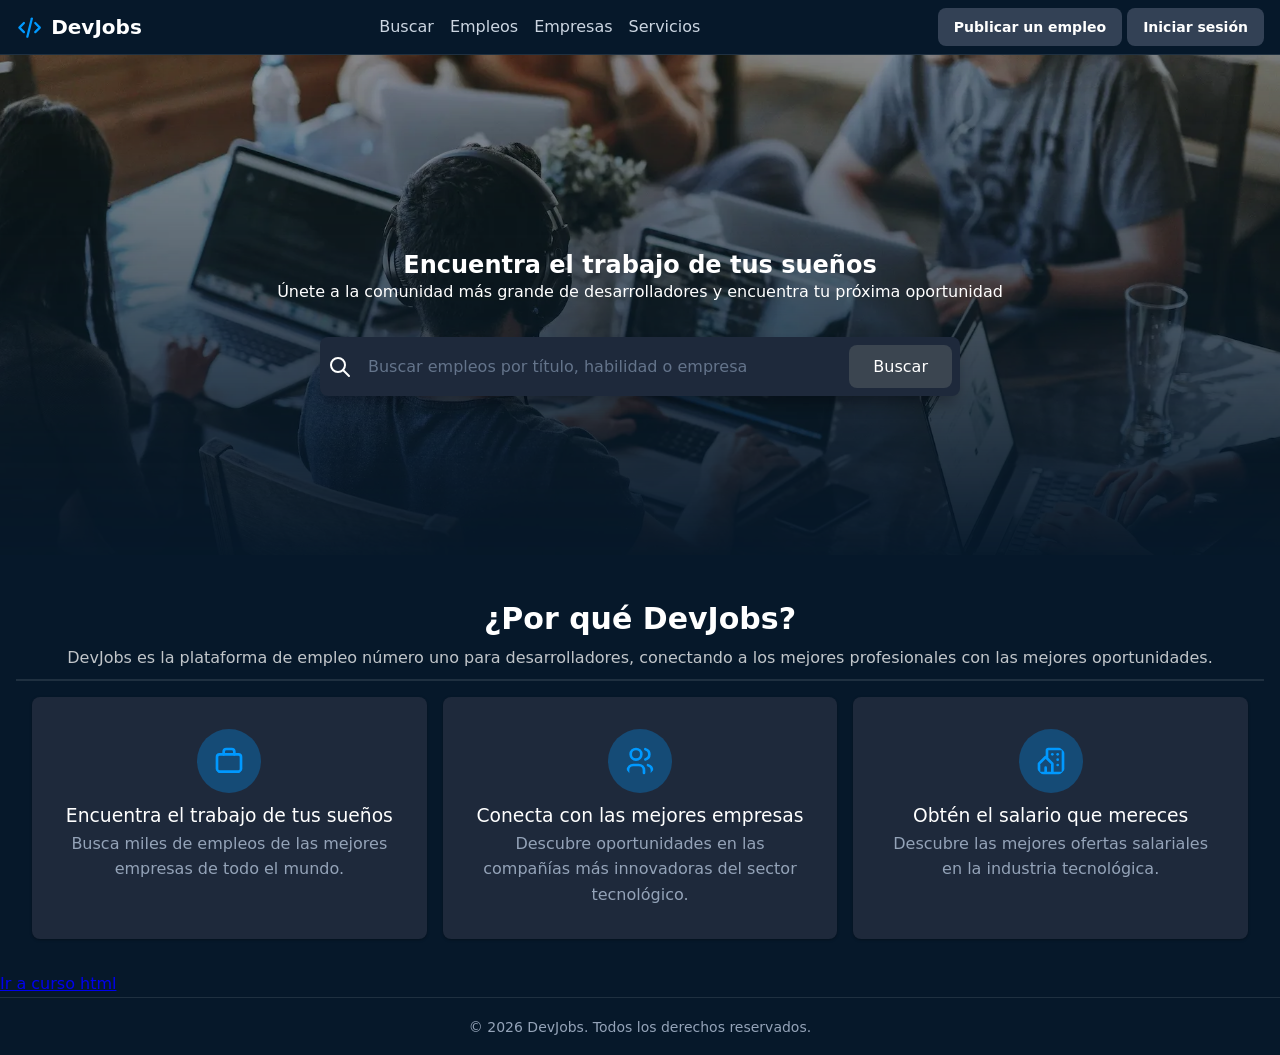
<file: index.html>
<!DOCTYPE html>
<html lang="es">
<head>
    <meta charset="UTF-8">
    <meta name="viewport" content="width=device-width, initial-scale=1.0">
    <title>DevJobs - Inicio</title>
    <meta name="description" content="Encuentra las mejores ofertas de trabajo para desarrolladores en DevJobs.">
    <link rel="stylesheet" href="./style.css">
</head>
<body>
    <header>
        <h2> <svg xmlns="http://www.w3.org/2000/svg" width="24" height="24" viewBox="0 0 24 24" fill="none" stroke="currentColor" stroke-width="2" stroke-linecap="round" stroke-linejoin="round" class="icon icon-tabler icons-tabler-outline icon-tabler-code"><path stroke="none" d="M0 0h24v24H0z" fill="none" /><path d="M7 8l-4 4l4 4" /><path d="M17 8l4 4l-4 4" /><path d="M14 4l-4 16" /></svg>
        DevJobs</h2>

        <nav>
            <a href="">Buscar</a>
            <a href="./empleos.html">Empleos</a>
            <a href="">Empresas</a>
            <a href="">Servicios</a>
        </nav>

        <div>
            <a href="">Publicar un empleo</a>
            <a href="">Iniciar sesión</a>
        </div>
    </header>
    <main>
        <section>
            <img src="./background.webp" alt="Banner de DevJobs" width="200"/>
            <h1>Encuentra el trabajo de tus sueños</h1>
            <p>Únete a la comunidad más grande de desarrolladores y encuentra tu próxima oportunidad</p>

            <form role="search">
                <div>
                <svg xmlns="http://www.w3.org/2000/svg" width="24" height="24" viewBox="0 0 24 24" fill="none" stroke="currentColor" stroke-width="2" stroke-linecap="round" stroke-linejoin="round" class="icon icon-tabler icons-tabler-outline icon-tabler-search">
                    <path stroke="none" d="M0 0h24v24H0z" fill="none" />
                    <path d="M3 10a7 7 0 1 0 14 0a7 7 0 1 0 -14 0" />
                    <path d="M21 21l-6 -6" />
                </svg>

                <input type="text" placeholder="Buscar empleos por título, habilidad o empresa" />

                <button type="submit">Buscar</button>
                </div>
            </form>
        </section>

        <section>
            <header>
                <h2>¿Por qué DevJobs?</h2>
                <p>DevJobs es la plataforma de empleo número uno para desarrolladores, conectando a los mejores profesionales con las mejores oportunidades.</p>
            </header>

            <footer>
                <article>
                    <svg xmlns="http://www.w3.org/2000/svg" width="24" height="24" viewBox="0 0 24 24" fill="none" stroke="currentColor" stroke-width="2" stroke-linecap="round" stroke-linejoin="round" class="icon icon-tabler icons-tabler-outline icon-tabler-briefcase-2">
                        <path stroke="none" d="M0 0h24v24H0z" fill="none" />
                        <path d="M3 9a2 2 0 0 1 2 -2h14a2 2 0 0 1 2 2v9a2 2 0 0 1 -2 2h-14a2 2 0 0 1 -2 -2v-9" />
                        <path d="M8 7v-2a2 2 0 0 1 2 -2h4a2 2 0 0 1 2 2v2" />
                    </svg>
                    <h3>Encuentra el trabajo de tus sueños</h3>
                    <p>Busca miles de empleos de las mejores empresas de todo el mundo.</p>
                </article>

                <article>
                    <svg xmlns="http://www.w3.org/2000/svg" width="24" height="24" viewBox="0 0 24 24" fill="none" stroke="currentColor" stroke-width="2" stroke-linecap="round" stroke-linejoin="round" class="icon icon-tabler icons-tabler-outline icon-tabler-users"><path stroke="none" d="M0 0h24v24H0z" fill="none" /><path d="M5 7a4 4 0 1 0 8 0a4 4 0 1 0 -8 0" /><path d="M3 21v-2a4 4 0 0 1 4 -4h4a4 4 0 0 1 4 4v2" /><path d="M16 3.13a4 4 0 0 1 0 7.75" /><path d="M21 21v-2a4 4 0 0 0 -3 -3.85" /></svg>
                    <h3>Conecta con las mejores empresas</h3>
                    <p>Descubre oportunidades en las compañías más innovadoras del sector tecnológico.</p>
                </article>

                <article>
                    <svg xmlns="http://www.w3.org/2000/svg" width="24" height="24" viewBox="0 0 24 24" fill="none" stroke="currentColor" stroke-width="2" stroke-linecap="round" stroke-linejoin="round" class="icon icon-tabler icons-tabler-outline icon-tabler-building-community"><path stroke="none" d="M0 0h24v24H0z" fill="none" /><path d="M8 9l5 5v7h-5v-4m0 4h-5v-7l5 -5m1 1v-6a1 1 0 0 1 1 -1h10a1 1 0 0 1 1 1v17h-8" /><path d="M13 7l0 .01" /><path d="M17 7l0 .01" /><path d="M17 11l0 .01" /><path d="M17 15l0 .01" /></svg>
                    <h3>Obtén el salario que mereces</h3>
                    <p>Descubre las mejores ofertas salariales en la industria tecnológica.</p>
                </article>
            </footer>

        </section>
    </main>
    <a href="./cruso-html-completo.html">Ir a curso html</a>
    <footer>
        <small>&copy; 2026 DevJobs. Todos los derechos reservados.</small>
    </footer>
</body>
</html>
</file>
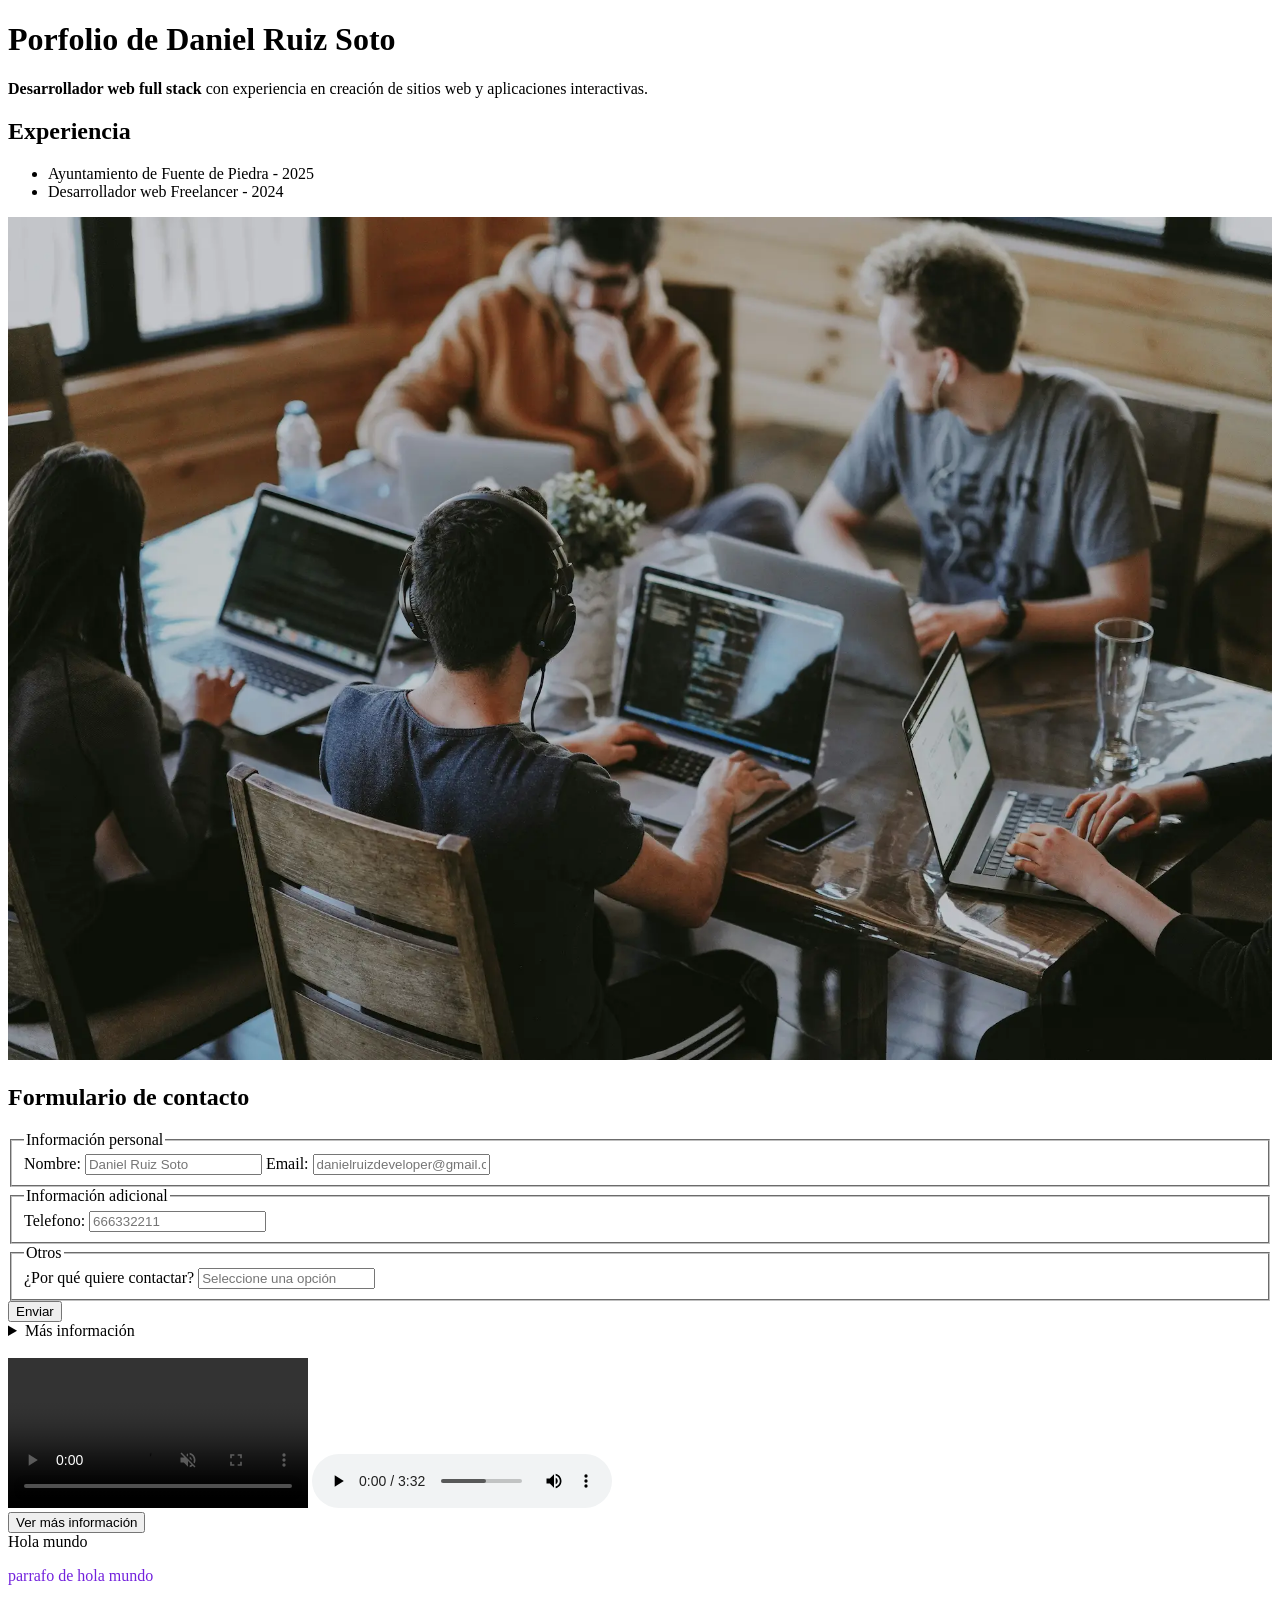
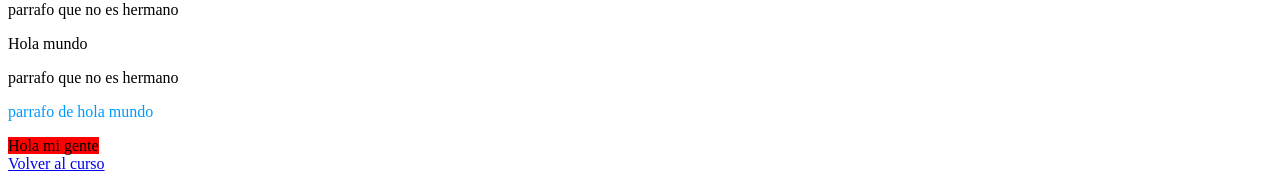
<file: cruso-html-completo.html>
<!DOCTYPE html>
<html lang="es">
<head>
    <meta charset="UTF-8">
    <meta name="viewport" content="width=device-width, initial-scale=1.0">
    <meta name="description" content="Portafolio de Daniel Ruiz Soto, desarrollador web full stack con experiencia en creación de sitios web y aplicaciones interactivas.">

    <meta name="robots" content="index, follow">
    <meta name="theme-color" content="#09f">

    <link rel="icon" href="./background.webp" type="image/jpeg">

    <!-- OPEN GRAPH (hay más, estas son solos unas cuantas) -->
    <meta property="og:title" content="Porfolio - Daniel Ruiz Soto">
    <meta property="og:description" content="Portafolio de Daniel Ruiz Soto, desarrollador web full stack con experiencia en creación de sitios web y aplicaciones interactivas.">
    <meta property="og:image" content="./background.webp">
    <meta property="og:image:alt" content="Daniel Ruiz Soto trabajando en la oficna con los compañeros">

    <!-- Otras importantes en temas de SEO -->
    <link rel="alternate" href="https://www.danielruizsoto.com" hreflang="es">
    <link rel="canonical" href="https://www.danielruizsoto.com">

    <link rel="stylesheet" href="cursoCss.css">

    <title>Porfolio - Daniel Ruiz Soto</title>

    <script>
        document.addEventListener('DOMContentLoaded', function() {
            const ventanaEmergente = document.getElementById('ventana-emergente');
            const cerrarVentanaBtn = document.getElementById('cerrar-ventana');
            const verMasInformacionBtn = document.getElementById('ver-mas-informacion');

            cerrarVentanaBtn.addEventListener('click', function() {
                ventanaEmergente.close();
            });

            verMasInformacionBtn.addEventListener('click', function() {
                ventanaEmergente.showModal();
            });
        });
    </script>
</head>
<body>
    <h1>Porfolio de Daniel Ruiz Soto</h1>
    <p><strong>Desarrollador web full stack</strong> con experiencia en creación de sitios web y aplicaciones interactivas.</p>

    <h2>Experiencia</h2>
    <ul>
        <li class="list-item">Ayuntamiento de Fuente de Piedra - 2025</li>
        <li class="list-item">Desarrollador web Freelancer - 2024</li>
    </ul>

    <img src="./background.webp" loading="lazy" id="imagen-porfolio"  title="Imagen Daniel" alt="Daniel Ruiz Soto trabajando en la oficna con los compañeros" style="width: 100%; aspect-ratio: 640/427;" />

    <section>
        <h2>Formulario de contacto</h2>
        <form method="post" action="/">
            <fieldset>
                <legend>Información personal</legend>

                <!-- Las dos formas de usar el label está bien -->
                <label for="nombre">Nombre:</label>
                <input type="text" id="nombre" name="nombre" placeholder="Daniel Ruiz Soto" required>

                <!-- <label>Nombre:
                    <input type="text" name="nombre" name="nombre" placeholder="Daniel Ruiz Soto">
                </label> -->

                <label for="email">Email:</label>
                <input type="email" name="email" id="email"  placeholder="danielruizdeveloper@gmail.com" required>
            </fieldset>

            <fieldset>
                <legend>Información adicional</legend>

                <label for="telefono">Telefono:</label>
                <input type="tel" id="telefono" name="telefono" placeholder="666332211" required>
            </fieldset>

            <fieldset>
                <legend>Otros</legend>

                <!-- <label for="why">¿Por qué quiere contactar?</label>
                <select name="why" id="why">
                    <option value="-1">Seleccione una opción</option>
                    <option value="1">Trabajo</option>
                    <option value="2">Proyecto</option>
                    <option value="3">Consultoría</option>
                </select> -->

                <label for="why">¿Por qué quiere contactar?</label>
                <datalist id="why-options">
                    <option value="Trabajo">
                    <option value="Proyecto">
                    <option value="Consultoría">
                </datalist>
                <input type="text" name="why" id="why" list="why-options" placeholder="Seleccione una opción">

            </fieldset>

            <input type="submit" value="Enviar">
        </form>
    </section>

    <section>
        <details>
            <summary>Más información</summary>
            <p>Si desea más información sobre mi experiencia y habilidades, no dude en ponerse en contacto conmigo a través del formulario de contacto o enviando un correo electrónico a <a href="mailto:danielruizdeveloper@gmail.com">danielruizdeveloper@gmail.com</a>.</p>
        </details>
    </section>
    <br>
    <section>
        <video src="./videoplayback.m4v" controls autoplay muted loop></video>

        <audio src="./Bongo Botrako - Todos los días sale el sol (Videoclip Oficial) [2Fy8P1MVfsQ].mp3" controls ></audio>
    </section>

    <section>
        <dialog id="ventana-emergente">
            <p>Esta es una ventana emergente de ejemplo.</p>
            <button id="cerrar-ventana">Cerrar</button>
        </dialog>

        <button id="ver-mas-informacion">Ver más información</button>
    </section>

    <article class="ejemplo">
        <span>Hola mundo</span>
        <p>parrafo de hola mundo</p>
        <div>
            <p>parrafo que no es hermano</p>
        </div>
    </article>
    
    <article class="ejemplo">
        <span>Hola mundo</span>
        <div>
            <p>parrafo que no es hermano</p>
        </div>

        <p>parrafo de hola mundo</p>
    </article>

    <span class="prueba-linea">
        Hola mi gente
    </span>
    <br>
    <a href="index.html">Volver al curso</a>
</body>
</html>
</file>
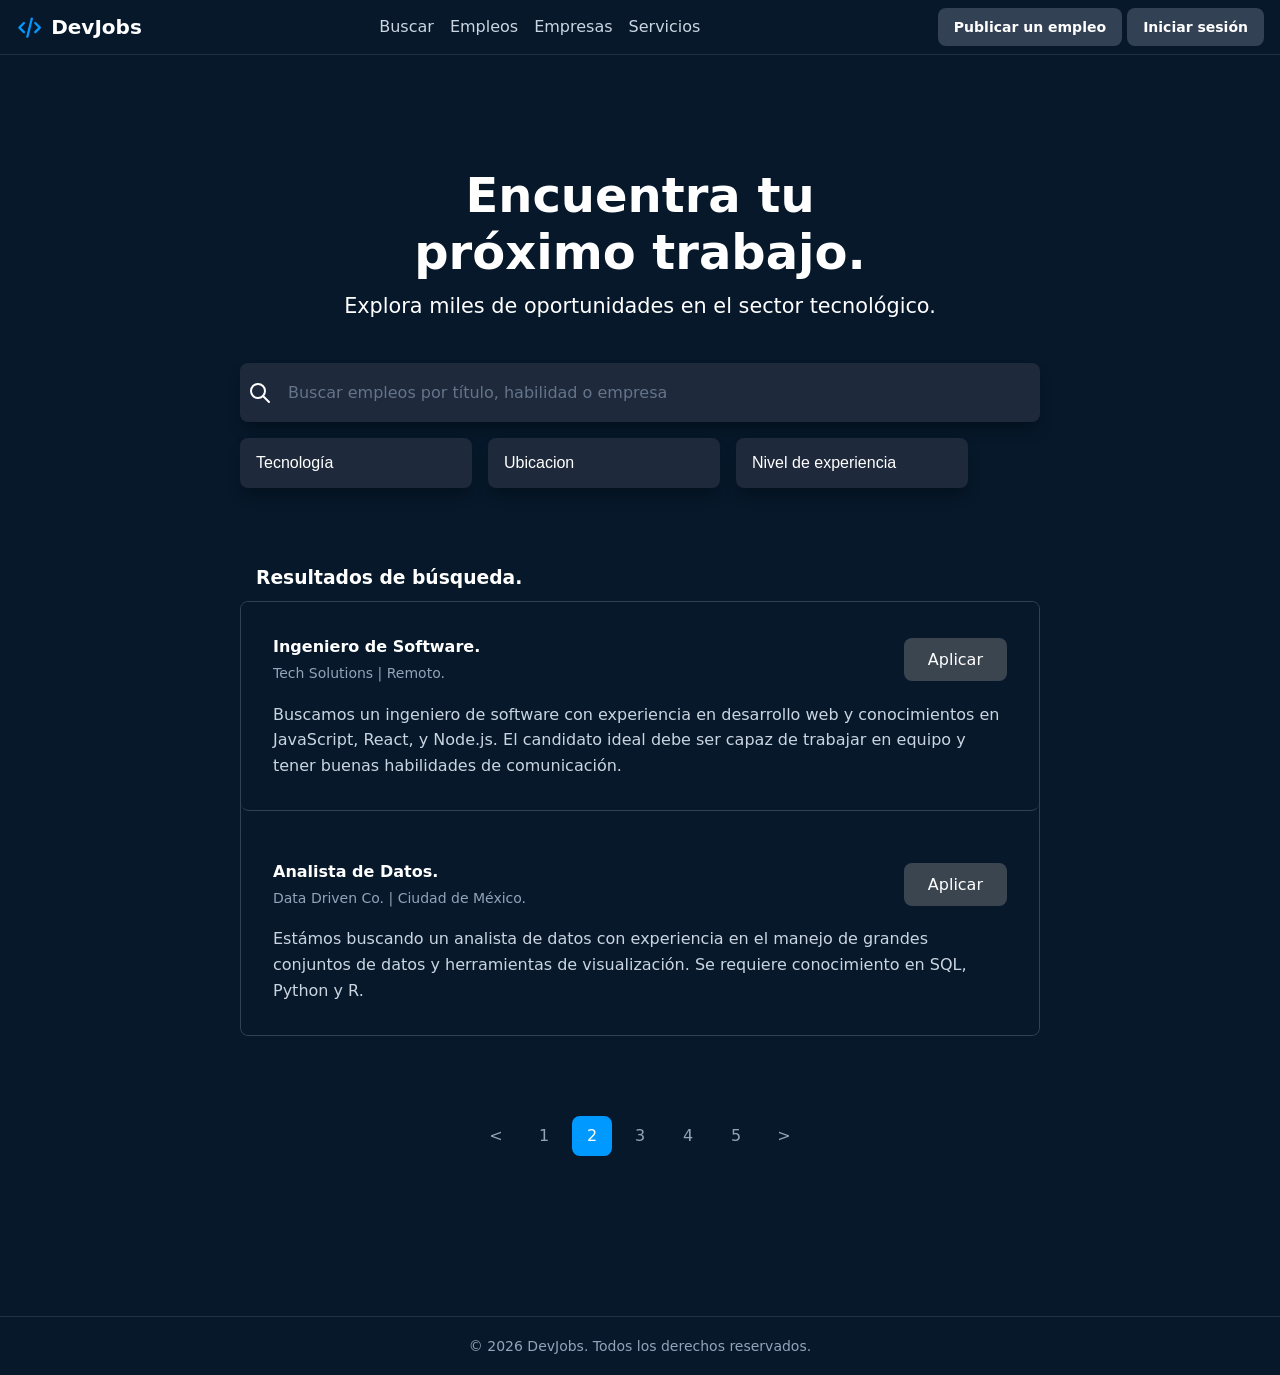
<file: empleos.html>
<!DOCTYPE html>
<html lang="en">
<head>
    <meta charset="UTF-8">
    <meta name="viewport" content="width=device-width, initial-scale=1.0">
    <title>DevJobs - Empleos</title>
    <link rel="stylesheet" href="./style.css">
</head>
<body>
    <header>
        <h2>
            <svg xmlns="http://www.w3.org/2000/svg" width="24" height="24" viewBox="0 0 24 24" fill="none" stroke="currentColor" stroke-width="2" stroke-linecap="round" stroke-linejoin="round" class="icon icon-tabler icons-tabler-outline icon-tabler-code"><path stroke="none" d="M0 0h24v24H0z" fill="none" /><path d="M7 8l-4 4l4 4" /><path d="M17 8l4 4l-4 4" /><path d="M14 4l-4 16" /></svg>
            DevJobs
        </h2>

        <nav>
            <a href="">Buscar</a>
            <a href="./empleos.html">Empleos</a>
            <a href="">Empresas</a>
            <a href="">Servicios</a>
        </nav>

        <div>
            <a href="">Publicar un empleo</a>
            <a href="">Iniciar sesión</a>
        </div>
    </header>

    <main>
        <section class="section-encuentra-trabajo">
            <header>
                <h1>Encuentra tu próximo trabajo.</h1>
                <p>Explora miles de oportunidades en el sector tecnológico.</p>
            </header>

            <form role="search">
                <div>
                <svg xmlns="http://www.w3.org/2000/svg" width="24" height="24" viewBox="0 0 24 24" fill="none" stroke="currentColor" stroke-width="2" stroke-linecap="round" stroke-linejoin="round" class="icon icon-tabler icons-tabler-outline icon-tabler-search">
                    <path stroke="none" d="M0 0h24v24H0z" fill="none" />
                    <path d="M3 10a7 7 0 1 0 14 0a7 7 0 1 0 -14 0" />
                    <path d="M21 21l-6 -6" />
                </svg>

                <input type="text" placeholder="Buscar empleos por título, habilidad o empresa" />
                </div>
            </form>

            <div class="search-filters">
                <datalist id="teconologias">
                    <option value="HTML & CSS">
                    <option value="JavaScript">
                    <option value="Php">
                </datalist>

                <input type="text" name="teconologias" id="teconologias" list="teconologias" placeholder="Tecnología">

                <datalist id="ubicacion">
                    <option value="Málaga">
                    <option value="Barcelona">
                    <option value="Madrid">
                </datalist>

                <input type="text" name="ubicacion" id="ubicacion" list="ubicacion" placeholder="Ubicacion">

                 <datalist id="experiencia">
                    <option value="Más de 10 años">
                    <option value="Entre 3 y 10 años">
                    <option value="Menos de 3 años">
                </datalist>

                <input type="text" name="experiencia" id="experiencia" list="experiencia" placeholder="Nivel de experiencia">
            </div>
        </section>

        <section class="resultados-busqueda">
            <header>
                <h3>Resultados de búsqueda.</h3>
            </header>

            <footer>
                <article>
                    <header>
                        <div>
                            <h4>Ingeniero de Software.</h4>
                            <small>Tech Solutions | Remoto.</small>
                        </div>
                        <button>Aplicar</button>
                    </header>
                    <p>Buscamos un ingeniero de software con experiencia en desarrollo web y conocimientos en JavaScript, React, y Node.js. El candidato ideal debe ser capaz de trabajar en equipo y tener buenas habilidades de comunicación.</p>
                </article>

                <article>
                    <header>
                        <div>
                            <h4>Analista de Datos.</h4>
                            <small>Data Driven Co. | Ciudad de México.</small>
                        </div>
                        <button>Aplicar</button>
                    </header>
                    <p>Estámos buscando un analista de datos con experiencia en el manejo de grandes conjuntos de datos y herramientas de visualización. Se requiere conocimiento en SQL, Python y R.</p>
                </article>
            </footer>
            <nav>
              
                <a href="">&lt;</a>
                <a href="">1</a>
                <a class="is-active" href="">2</a>
                <a href="">3</a>
                <a href="">4</a>
                <a href="">5</a>
                <a href="">&gt;</a>
        </section>
    </main>
    <footer>
        <small>&copy; 2026 DevJobs. Todos los derechos reservados.</small>
    </footer>
</body>
</html>
</file>
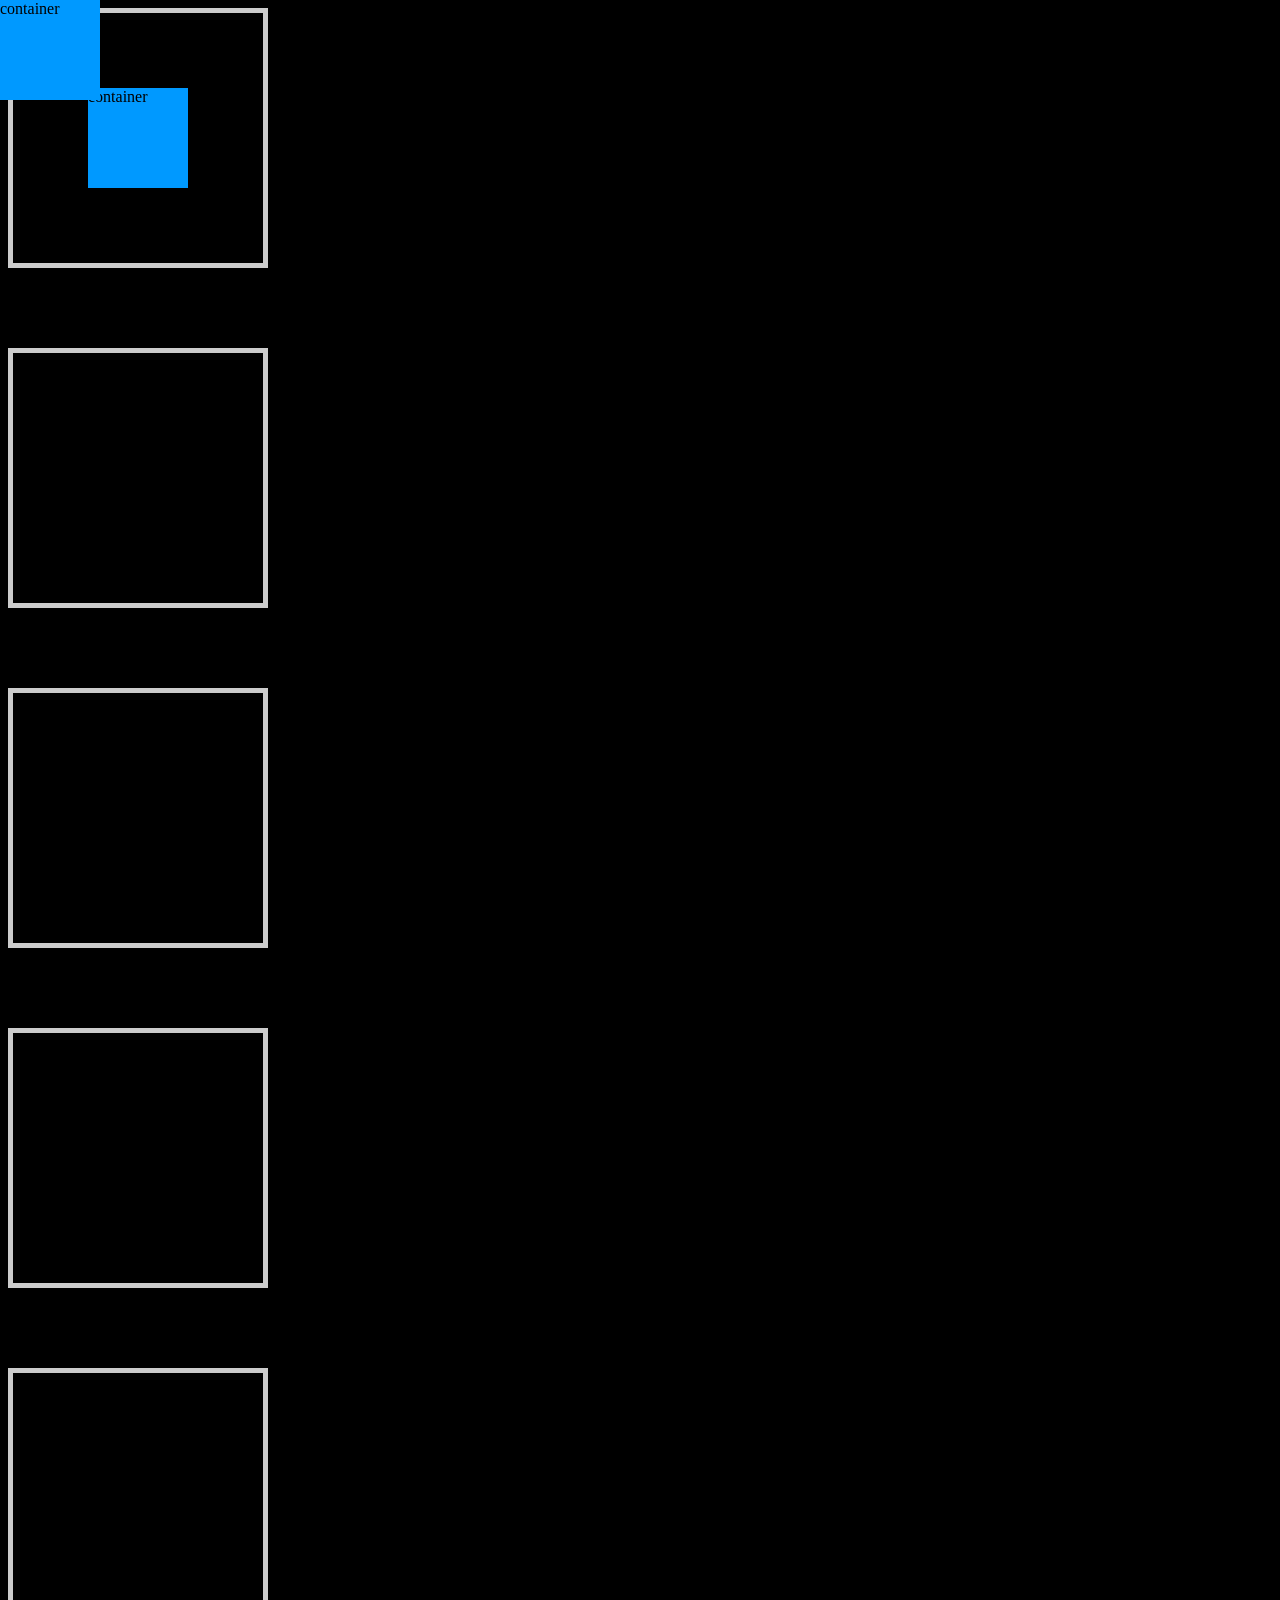
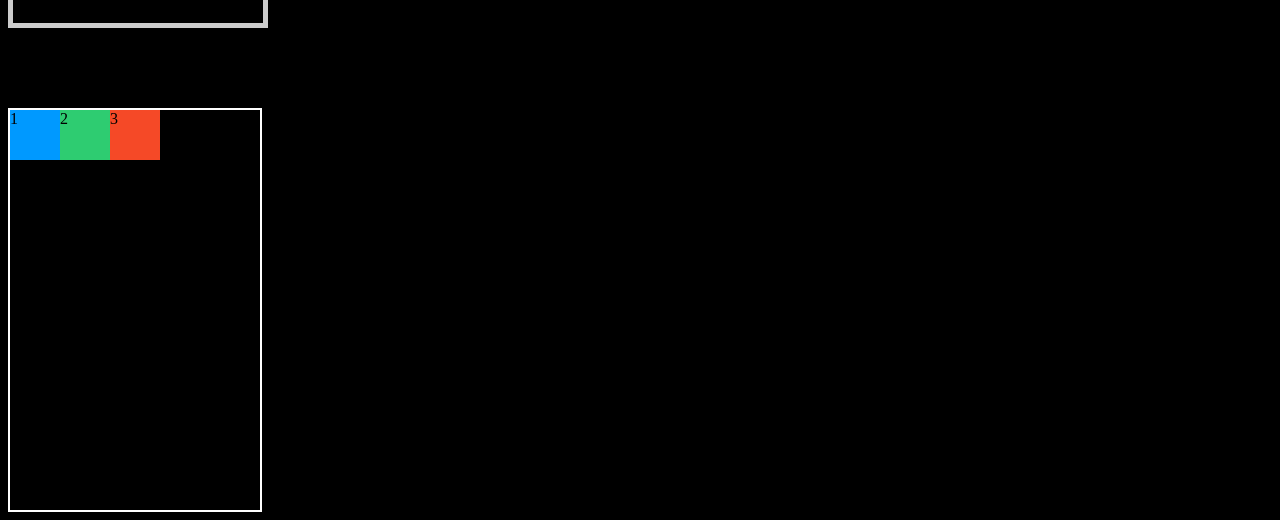
<file: flexbox.html>
<!DOCTYPE html>
<html lang="en">
<head>
    <meta charset="UTF-8">
    <meta name="viewport" content="width=device-width, initial-scale=1.0">
    <title>Document</title>
    <link rel="stylesheet" href="flexbox.css">
</head>
<body>
    <section class="prueba1">
        <div class="container">
            container
        </div>
    </section>

    <section class="prueba2">
        <div class="container2">
            container
        </div>
    </section>

    <section class="prueba2">
        <div class="container2">
            container
        </div>
    </section>

    <section class="prueba2">
        <div class="container2">
            container
        </div>
    </section>

    <section class="prueba2">
        <div class="container2">
            container
        </div>
    </section>


    <section class="flex">
        <div>1</div>
        <div>2</div>
        <div>3</div>
    </section>
</body>
</html>
</file>
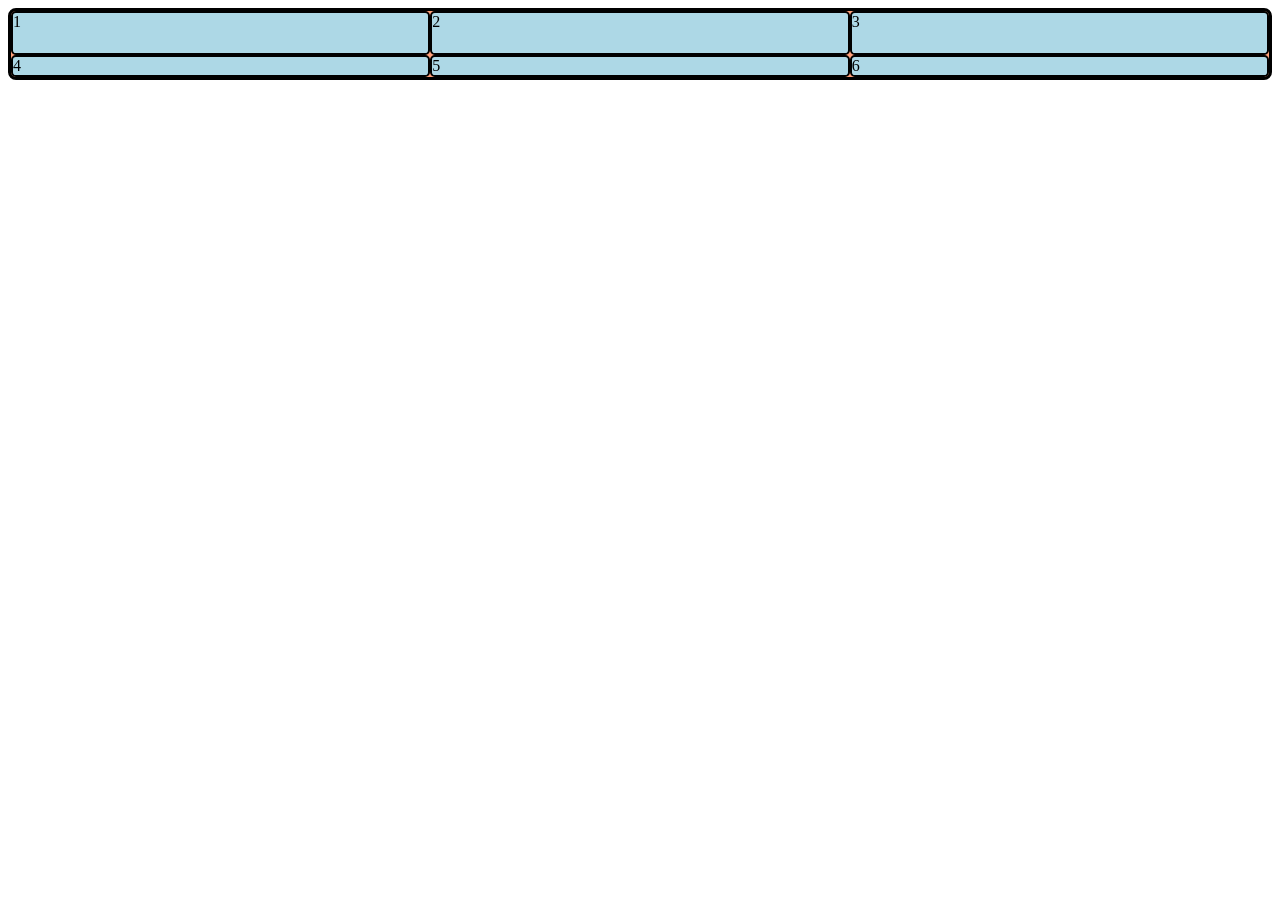
<file: grid.html>
<!DOCTYPE html>
<html lang="en">
<head>
    <meta charset="UTF-8">
    <meta name="viewport" content="width=device-width, initial-scale=1.0">
    <link rel="stylesheet" href="grid.css">
    <title>Curso Grid</title>
</head>
<body>
    <section class="container">
        <div class="item">1</div>
        <div class="item">2</div>
        <div class="item">3</div>
        <div class="item">4</div>
        <div class="item">5</div>
        <div class="item">6</div>
    </section>
</body>
</html>
</file>
<file: style.css>
* {
  margin: 0;
  padding: 0;
  box-sizing: border-box;
}






:root {
  --primary: #3b4550;
  --primary-dark: #0a3d66;
  --primary-hover: #0d5ba8;
  --primary-light: #09f;
  --background: #06182a;
  --text-primary: #ffffff;
  --text-secondary: #cbd5e1;
  --text-muted: #94a3b8;
  --border: rgba(255, 255, 255, 0.1);
  --card-bg: #1e293b;
  --shadow: rgba(0, 0, 0, 0.3);
  --input-bg: #1e293b;
  --hsla-example: hsla(210, 100%, 56%, 1);
}










@font-face {
  font-family: 'Inter Variable';
  font-style: normal;
  font-display: swap;
  font-weight: 100 900;
  src: url(https://cdn.jsdelivr.net/fontsource/fonts/inter:vf@latest/latin-wght-normal.woff2) format('woff2-variations');
  unicode-range: U+0000-00FF,U+0131,U+0152-0153,U+02BB-02BC,U+02C6,U+02DA,U+02DC,U+0304,U+0308,U+0329,U+2000-206F,U+20AC,U+2122,U+2191,U+2193,U+2212,U+2215,U+FEFF,U+FFFD;
}










body {
  font-family: system-ui;
  background-color: var(--background);
  color: var(--text-primary);
  min-height: 100vh;
  display: flex;
  flex-direction: column;
  line-height: 1.6; /* Buscar información*/
}













/* Títulos principales */
h1 {
  font-size: 1.5rem;
  line-height: 1.2; /* Buscar información */
  text-wrap: balance; /* Buscar información */
  display: flex;
  align-items: center;
  gap: 0.5rem;

  svg {
    width: 2rem;
    height: 2rem;
    color: var(--primary-light);
  }
}

h1 + p {
  text-wrap: balance; /* Buscar información */
  margin-bottom: 2rem
}

/* Header */
header {
  border-bottom: 1px solid var(--border);
  background: var(--background);
  padding: .5rem 1rem;
  display: flex;
  align-items: center;
  justify-content: space-between;
  gap: 2rem;

  h2 {
    font-size: 1.25rem;
    font-weight: 700;
    color: var(--text-primary);
    display: flex;
    align-items: center;
    gap: .5rem;

    svg{
      width: 1.7rem;
      height: 1.7rem;
      color: var(--primary-light);
    }
  }


}

/* Navegación del header a otras páginas */ /* Buscar información */
nav {
  align-items: center;
  gap: 1rem;
  display: flex;

  a {
    text-decoration: none;
    color: var(--text-secondary);
    transition: color 0.2s;
    font-weight: 500;

    /* Buscar información */
    &:hover, &:focus {
      color: var(--primary);
      outline: none; 
    }
  }
}

/* Botones del Header */
header div a {
  padding: 0.5rem 1rem;
  border-radius: 0.5rem;
  background-color: #334155;
  color: var(--text-primary);
  display: inline-block;
  font-size: 0.875rem;
  font-weight: 700;
  text-decoration: none;
  /* TODO */
}

/* Hero */
main > section:nth-child(1) {
  height: 500px;
  text-align: center;
  display: flex;
  flex-direction: column;
  justify-content: center;
  align-items: center;

  h1 {
    padding-top: 36px;
  }

  /* TENER EN CUENTA */
  & > img {
    position: absolute;
    width: 100%;
    height: 100%;
    object-fit: cover; /* Buscar información */
    z-index: -1;
    left: 0;
    right: 0;
    mask-image: linear-gradient(to bottom, rgba(16, 25, 34, 1) 5%, rgba(16, 25, 34, 0) 80%); /* Buscar información */
  }
}

/* Formulario de Búsqueda */
form {
  max-width: 42rem;
  width: 100%;
  margin: 0 auto;
  padding-inline: 1rem; /* Buscar información */
}

form > div {
  display: flex;
  align-items: center;
  background-color: var(--input-bg);
  border-radius: 0.5rem;
  box-shadow: 0 10px 15px -3px var(--shadow);
  padding: 0.5rem;
  gap: 0.5rem;
}

form span {
  padding-left: 0.75rem;
  color: var(--text-muted);
  display: flex;
  align-items: center;
  flex-shrink: 0; /* Buscar información */
}

form input[type="text"] {
  flex: 1;
  background: transparent;
  border: none;
  outline: none;
  color: var(--text-primary);
  padding: 0.75rem 0.5rem;
  font-size: 1rem;
  font-family: inherit;
}

form input[type="text"]::placeholder {
  color: #64748b;
}

button {
  padding: 0.75rem 1.5rem;
  border-radius: 0.5rem;
  background-color: var(--primary);
  color: white;
  font-weight: 400;
  border: none;
  cursor: pointer;
  transition: all 0.2s;
  font-family: inherit;
  font-size: 1rem;
  white-space: nowrap;

  &:hover, /* pseudo-clase que significa que el ratón está encima */
  &:focus { /* pseudo-clase que significa que el elemento tiene el foco */
    background-color: var(--primary-hover);
    outline: 2px solid white;
    outline-offset: 2px; /* Buscar información */
  }

  &:active { 
    transform: scale(0.90)
  }

  &:disabled {
    opacity: .5;
    pointer-events: none;
  }
}

/* Features Section */
main > section:nth-child(2) {
  padding-inline: 1rem; /* Buscar información */
  background-color: var(--background);
  padding-top: 2rem;

  & > header {
    gap: 2px;
    flex-direction: column;

    h2 {
      margin-bottom: 0;
    }

    p {
      opacity: .75;
    }
  }

  & > div {
    max-width: 1280px;
    margin: 0 auto;
  }
}

main > section:nth-child(2) h2 {
  font-size: 1.875rem;
  font-weight: 700;
  color: var(--text-primary);
  margin-bottom: 1rem;
}

main > section:nth-child(2) > div > div:first-child > p {
  font-size: 1.125rem;
  color: var(--text-muted);
  max-width: 42rem;
  margin: 0 auto;
}

/* Grid de Features */
main > section:nth-child(2) footer {
  display: grid;
  gap: 16px;
  grid-template-columns: repeat(auto-fit, minmax(280px, 1fr)); /* Cuando tiene el espacio suficiente para hacer una columna (en este caso 280px), la hace */
}


/* Feature Cards */
/* article {
  background-color: var(--card-bg);
  padding: 2rem;
  margin-bottom: 16px;
  border-radius: 0.5rem;                   
  box-shadow: 0px 1px 3px 0 var(--shadow); 

  svg {
    color: var(--primary-light);          
    background: rgba(0, 153, 255, 0.3);  
    border-radius: 9999px;               
    width: 64px;                         
    height: 64px;                        
    padding: 16px;                       
  }

  h3 {
    font-weight: 500;
  }

  p {
    color: var(--text-muted);
  }
} */

/* Footer */
footer {
  background-color: var(--background);
  border-top: 1px solid var(--border);
  text-align: center;
  padding: 16px;

  small {
    color: var(--text-muted);
    font-size: 0.875rem;
  }
}

article {
    background-color: var(--card-bg);
    padding: 2rem;
    margin-bottom: 16px;
    border-radius: 0.5rem;
    box-shadow: 0px 1px 3px 0 var(--shadow); /* Eje X, Eje Y, Difuminado, Longitud, Color */

    svg {
        color: var(--primary-light);
        background: rgba(0, 153, 255, 0.3);
        border-radius: 100%;
        width: 64px;
        height: 64px;
        padding: 16px;
    }
    
    p {
        color: var(--text-muted);
    }

    h3 {
        font-weight: 500;
    }
}

section.section-encuentra-trabajo {
  padding: 0rem 15rem !important;

}

section.resultados-busqueda {
  padding: 0rem 15rem 10rem 15rem !important;
}

section.section-encuentra-trabajo > header, section.resultados-busqueda > header {
  border: none;
  flex-direction: column;
  gap: .5rem;
}

section.resultados-busqueda > header {
  align-items: start;
}

section.section-encuentra-trabajo > header h1 {
  font-size: 3rem;
}

section.section-encuentra-trabajo > header p {
  font-size: 1.3rem;
}

section.section-encuentra-trabajo > form, section.section-encuentra-trabajo > form > div{
  width: 100%;
  max-width: none;
}

section.section-encuentra-trabajo > form {
  padding: 0;
}

section.section-encuentra-trabajo > .search-filters {
  width: 100%;
  display: flex;
  justify-content: start;
  align-items: center;
  margin-top: 1rem;
  gap: 1rem;
}

section.section-encuentra-trabajo > .search-filters input {
  background-color: var(--input-bg);
  border: none;
  padding: 1rem;
  border-radius: .5rem;
  color: var(--text-primary);
  font-size: 1rem;
  box-shadow: 0 10px 15px -3px var(--shadow);

}

section.section-encuentra-trabajo > .search-filters input::placeholder {
  color: var(--text-primary);
}

section.resultados-busqueda > footer {
  border: 1px solid #334155;
  border-radius: .5rem;
  padding: 0;
  display: flex !important;
  flex-direction: column !important;


}

section.resultados-busqueda > footer article {
  background-color: var(--background);
  border-bottom: 1px solid #334155;
  box-shadow: none;
  margin: 0;
  text-align: start;
  display: flex;
  flex-direction: column;
  gap: 1rem
}

section.resultados-busqueda > footer article p {
  color: var(--text-secondary);
}

section.resultados-busqueda > footer article:last-of-type {
  background-color: var(--background);
  border-bottom: none;
}

section.resultados-busqueda > footer article header {
  border: none;
  text-align: start;
  padding: 0;
}

section.resultados-busqueda > nav {
  display: flex;
  justify-content: center;
  align-items: center;
  margin-top: 5rem;
  gap: .5rem;
}

section.resultados-busqueda > nav a {
  
  width: 2.5rem;
  height: 2.5rem;
  color: var(--text-muted);
  border-radius: .5rem;
  display: flex;
  justify-content: center;
  align-items: center;
  transition: all .2s ease-in-out;

  &:hover, &:focus {
    background-color: var(--input-bg);
  }

  &:active {
    transform: scale(.9);
  }
}

section.resultados-busqueda > nav a.is-active {
  background-color: #09f;
  color: var(--text-primary);
}
</file>
<file: cursoCss.css>
article.ejemplo span ~ p {
color: #09f;
}

article.ejemplo span + p {
color: #7322dd;
}

span.prueba-linea {
    background-color: red;
    width: 500px;
    height: 500px; 
}
</file>
<file: flexbox.css>
section.prueba1 {
    border: 5px solid #ccc;
    width: 250px;
    height: 250px;
    position: relative;
    margin-bottom: 5rem;
}

.container {
    background-color: #09f;
    width: 100px;
    height: 100px;
    position: absolute;
    top: 0;
    right: 0;
    left: 0;
    bottom: 0;
    margin: auto;
}


section.prueba2 {
    border: 5px solid #ccc;
    width: 250px;
    height: 250px;
    position: relative;
    margin-bottom: 5rem;
}

.container2 {
    background-color: #09f;
    width: 100px;
    height: 100px;
    position: fixed;
    /* position: sticky; */
    top: 0;
    left: 0;
}

section.flex {
    width: 100vw;
    display: flex;
    /* flex-direction: row-reverse; */
    /* direction: rtl; */
    /* writing-mode: vertical-lr ; */
    /* flex-wrap: wrap; */
    width: 250px;
    height: 400px;
    border: 2px solid #fff;
}

section.flex div {
    width: 50px;
    height: 50px;
    /* width: 100%; */

    /* flex-grow: 1;
    flex-shrink: 1;
    flex-basis: auto; */

}

section.flex div:first-of-type{
    background-color: #09f;
}

section.flex div:last-of-type{
    background-color: #F54927;
}

section.flex div:nth-of-type(2){
    background-color: #2ecc71; /* el del medio */
}


body {
    background-color: #000;
}
</file>
<file: grid.css>
.container {
    background-color: lightsalmon;
    border: 3px solid #000;
    border-radius: .5rem;
    display: grid;
    grid-template-columns: 1fr 1fr 1fr; 
    grid-template-rows: 2fr 1fr;
}

.container .item {
    background-color: lightblue;
    border: 2px solid #000;
    border-radius: .3rem;
}
</file>
